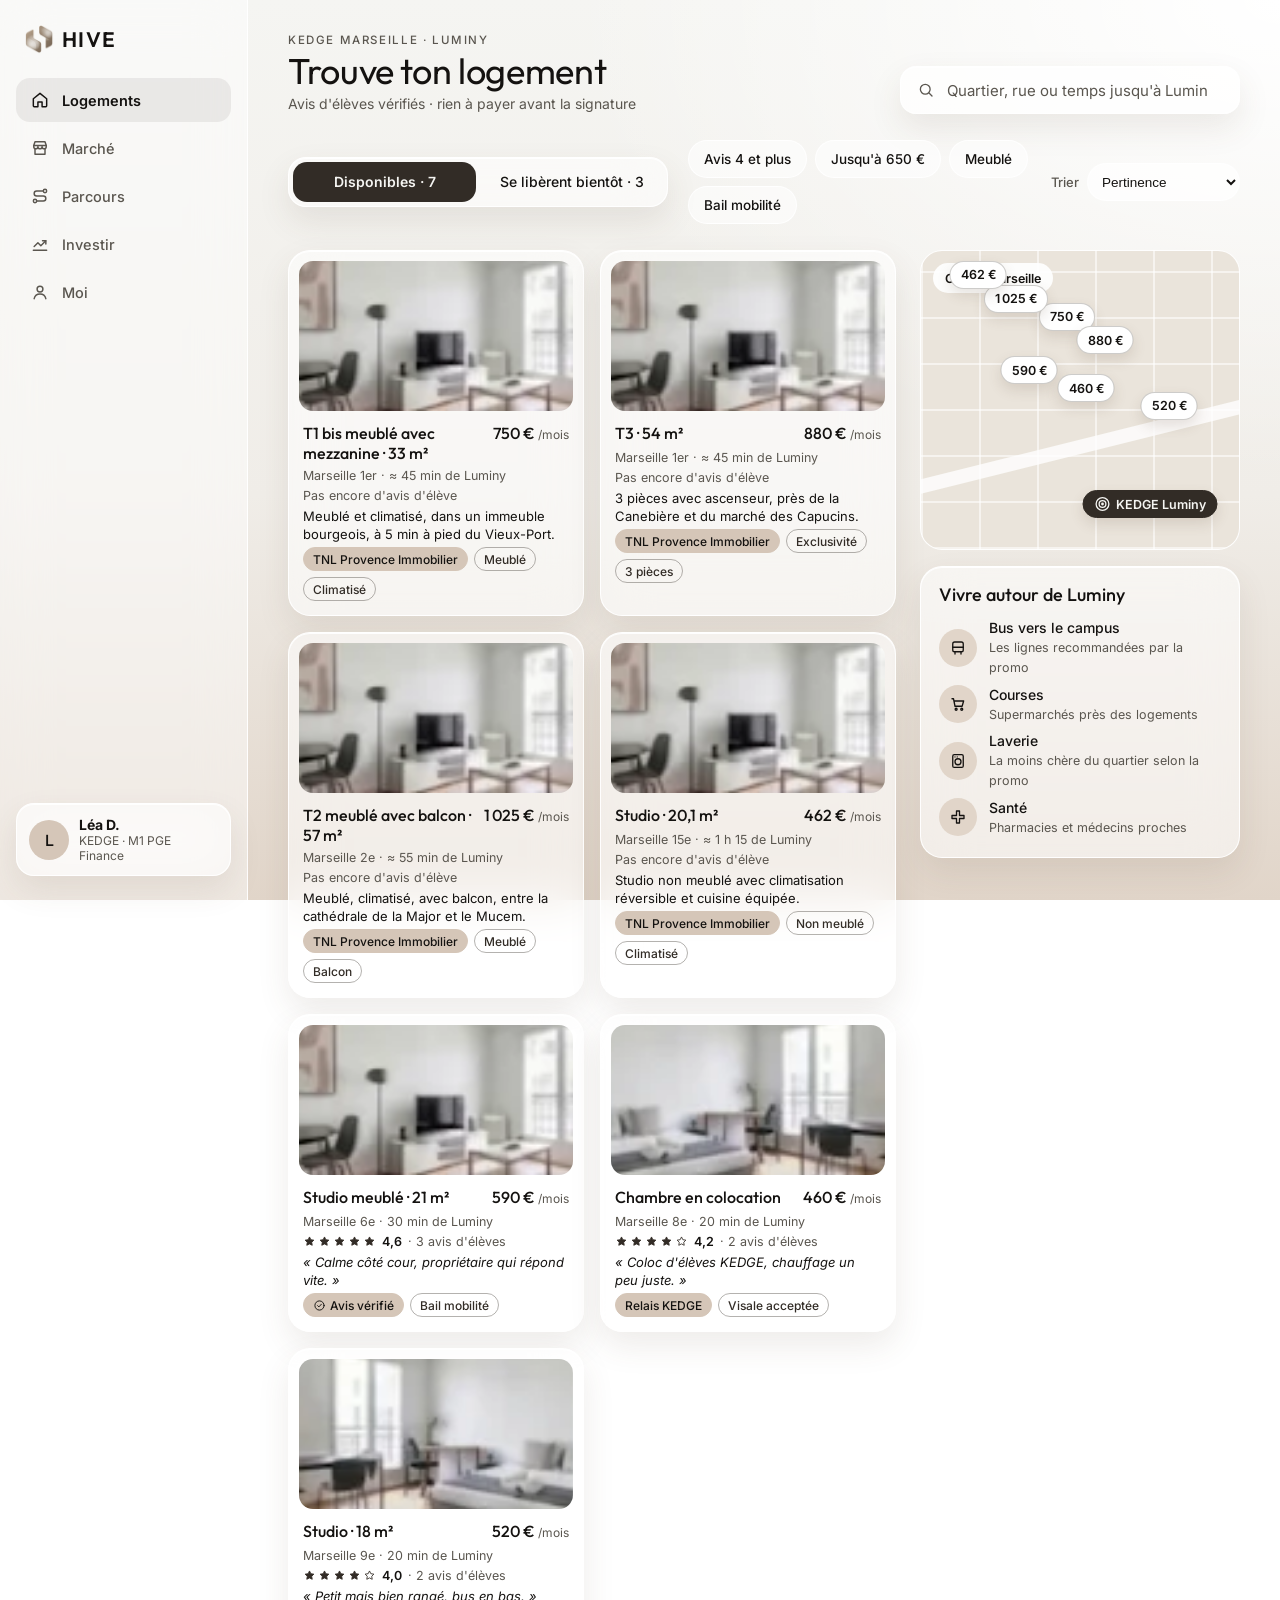
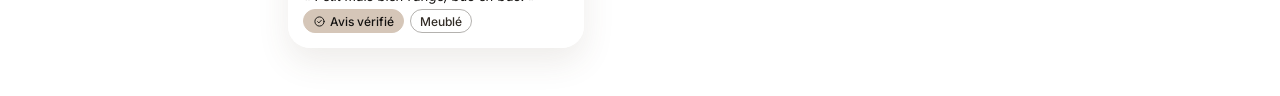
<file: index.html>
<!DOCTYPE html>
<html lang="fr">
<head>
  <meta charset="utf-8">
  <meta name="viewport" content="width=device-width, initial-scale=1">
  <meta name="robots" content="noindex, nofollow">
  <title>Logements · Hive</title>
  <meta name="description" content="Hive : logements notés par les élèves de KEDGE Marseille.">
  <link rel="icon" href="assets/img/logo.png">
  <link rel="preconnect" href="https://fonts.googleapis.com">
  <link rel="preconnect" href="https://fonts.gstatic.com" crossorigin>
  <link rel="stylesheet" href="https://fonts.googleapis.com/css2?family=Inter:wght@400;500;600&family=Outfit:wght@400;500;600&display=swap">
  <link rel="stylesheet" href="assets/css/hive.css?v=20261127b">
</head>
<body data-page="logements">
<div class="app">
  <main class="content">
    <div class="page">
      <header class="page-head">
        <div>
          <div class="eyebrow">KEDGE Marseille · Luminy</div>
          <h1>Trouve ton logement</h1>
          <p class="sub">Avis d'élèves vérifiés · rien à payer avant la signature</p>
        </div>
        <div class="page-head__actions">
          <label class="search search--narrow">
            <span class="ico" data-icon="search"></span>
            <span class="visually-hidden">Chercher un logement</span>
            <input id="recherche" type="search" placeholder="Quartier, rue ou temps jusqu'à Luminy">
          </label>
        </div>
      </header>

      <div class="toolbar">
        <div class="segmented segmented--fit glass" role="group" aria-label="Disponibilité" id="onglets">
          <button type="button" data-tab="dispo" aria-pressed="true"><span>Disponibles · <span data-count="dispo"></span></span></button>
          <button type="button" data-tab="bientot" aria-pressed="false"><span>Se libèrent bientôt · <span data-count="bientot"></span></span></button>
        </div>
        <div class="chips" role="group" aria-label="Filtres" id="filtres">
          <button type="button" class="chip" data-filter="note" aria-pressed="false">Avis 4 et plus</button>
          <button type="button" class="chip" data-filter="prix" aria-pressed="false">Jusqu'à 650 €</button>
          <button type="button" class="chip" data-filter="meuble" aria-pressed="false">Meublé</button>
          <button type="button" class="chip" data-filter="mobilite" aria-pressed="false">Bail mobilité</button>
        </div>
        <label class="sort">Trier
          <select id="tri">
            <option value="pertinence">Pertinence</option>
            <option value="prix">Prix croissant</option>
            <option value="trajet">Trajet vers Luminy</option>
          </select>
        </label>
      </div>

      <div class="cols">
        <section class="cols__main" aria-label="Liste des logements">
          <div class="listings" id="liste"></div>
        </section>

        <aside class="cols__side">
          <div class="map-wrap">
            <div class="map" aria-label="Carte des logements autour de Luminy">
              <span class="map__road" aria-hidden="true"></span>
              <span class="map__label">Carte · Marseille</span>
              <div id="pins"></div>
            </div>
          </div>

          <section class="glass card" aria-labelledby="autour-titre">
            <h2 id="autour-titre">Vivre autour de Luminy</h2>
            <div class="around">
              <div class="around__item"><span class="bubble"><span class="ico" data-icon="bus"></span></span><span><strong>Bus vers le campus</strong><span class="muted">Les lignes recommandées par la promo</span></span></div>
              <div class="around__item"><span class="bubble"><span class="ico" data-icon="cart"></span></span><span><strong>Courses</strong><span class="muted">Supermarchés près des logements</span></span></div>
              <div class="around__item"><span class="bubble"><span class="ico" data-icon="wash"></span></span><span><strong>Laverie</strong><span class="muted">La moins chère du quartier selon la promo</span></span></div>
              <div class="around__item"><span class="bubble"><span class="ico" data-icon="cross"></span></span><span><strong>Santé</strong><span class="muted">Pharmacies et médecins proches</span></span></div>
            </div>
          </section>
        </aside>
      </div>
    </div>
  </main>
</div>
<script src="assets/js/data.js?v=20261127b"></script>
<script src="assets/js/app.js?v=20261127b"></script>
</body>
</html>
</file>
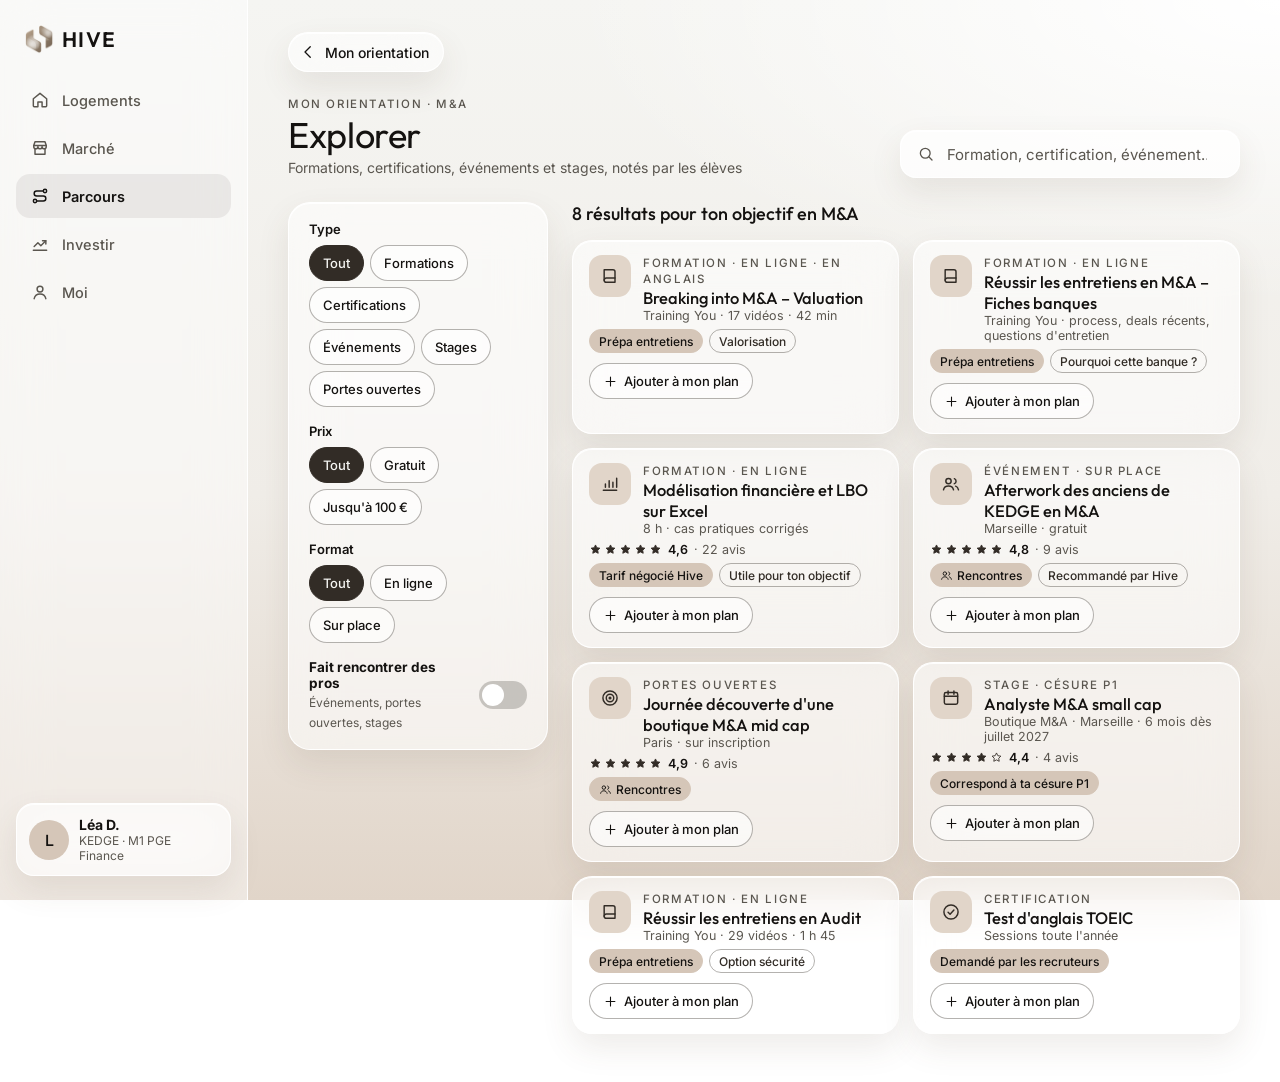
<file: explorer.html>
<!DOCTYPE html>
<html lang="fr">
<head>
  <meta charset="utf-8">
  <meta name="viewport" content="width=device-width, initial-scale=1">
  <meta name="robots" content="noindex, nofollow">
  <title>Explorer · Hive</title>
  <link rel="icon" href="assets/img/logo.png">
  <link rel="preconnect" href="https://fonts.googleapis.com">
  <link rel="preconnect" href="https://fonts.gstatic.com" crossorigin>
  <link rel="stylesheet" href="https://fonts.googleapis.com/css2?family=Inter:wght@400;500;600&family=Outfit:wght@400;500;600&display=swap">
  <link rel="stylesheet" href="assets/css/hive.css?v=20261127b">
</head>
<body data-page="explorer">
<div class="app">
  <main class="content">
    <div class="page">
      <a class="back glass" href="parcours.html"><span class="ico" data-icon="back"></span>Mon orientation</a>

      <header class="page-head">
        <div>
          <div class="eyebrow" id="eyebrow-metier">Mon orientation</div>
          <h1>Explorer</h1>
          <p class="sub">Formations, certifications, événements et stages, notés par les élèves</p>
        </div>
        <div class="page-head__actions">
          <label class="search search--narrow">
            <span class="ico" data-icon="search"></span>
            <span class="visually-hidden">Chercher dans le catalogue</span>
            <input id="recherche" type="search" placeholder="Formation, certification, événement…">
          </label>
          <button type="button" class="btn btn--ghost filters-toggle" aria-expanded="false" aria-controls="filtres">
            <span class="ico" data-icon="filter"></span>Filtres
          </button>
        </div>
      </header>

      <div class="cols">
        <aside class="filters glass" id="filtres" aria-label="Filtres">
          <fieldset>
            <legend>Type</legend>
            <div class="pills">
              <button type="button" class="pill-btn" data-group="type" data-value="Tout" aria-pressed="true">Tout</button>
              <button type="button" class="pill-btn" data-group="type" data-value="Formations" aria-pressed="false">Formations</button>
              <button type="button" class="pill-btn" data-group="type" data-value="Certifications" aria-pressed="false">Certifications</button>
              <button type="button" class="pill-btn" data-group="type" data-value="Événements" aria-pressed="false">Événements</button>
              <button type="button" class="pill-btn" data-group="type" data-value="Stages" aria-pressed="false">Stages</button>
              <button type="button" class="pill-btn" data-group="type" data-value="Portes ouvertes" aria-pressed="false">Portes ouvertes</button>
            </div>
          </fieldset>
          <fieldset>
            <legend>Prix</legend>
            <div class="pills">
              <button type="button" class="pill-btn" data-group="prix" data-value="Tout" aria-pressed="true">Tout</button>
              <button type="button" class="pill-btn" data-group="prix" data-value="Gratuit" aria-pressed="false">Gratuit</button>
              <button type="button" class="pill-btn" data-group="prix" data-value="Jusqu'à 100 €" aria-pressed="false">Jusqu'à 100 €</button>
            </div>
          </fieldset>
          <fieldset>
            <legend>Format</legend>
            <div class="pills">
              <button type="button" class="pill-btn" data-group="format" data-value="Tout" aria-pressed="true">Tout</button>
              <button type="button" class="pill-btn" data-group="format" data-value="En ligne" aria-pressed="false">En ligne</button>
              <button type="button" class="pill-btn" data-group="format" data-value="Sur place" aria-pressed="false">Sur place</button>
            </div>
          </fieldset>
          <div class="switch-row">
            <span><strong id="rencontres-label">Fait rencontrer des pros</strong><span class="muted">Événements, portes ouvertes, stages</span></span>
            <button type="button" class="switch" role="switch" aria-checked="false" aria-labelledby="rencontres-label" data-rencontres></button>
          </div>
        </aside>

        <section class="results" aria-labelledby="nb">
          <h2 id="nb"></h2>
          <div class="results__grid" id="resultats"></div>
        </section>
      </div>
    </div>
  </main>
</div>
<script src="assets/js/data.js?v=20261127b"></script>
<script src="assets/js/app.js?v=20261127b"></script>
</body>
</html>
</file>
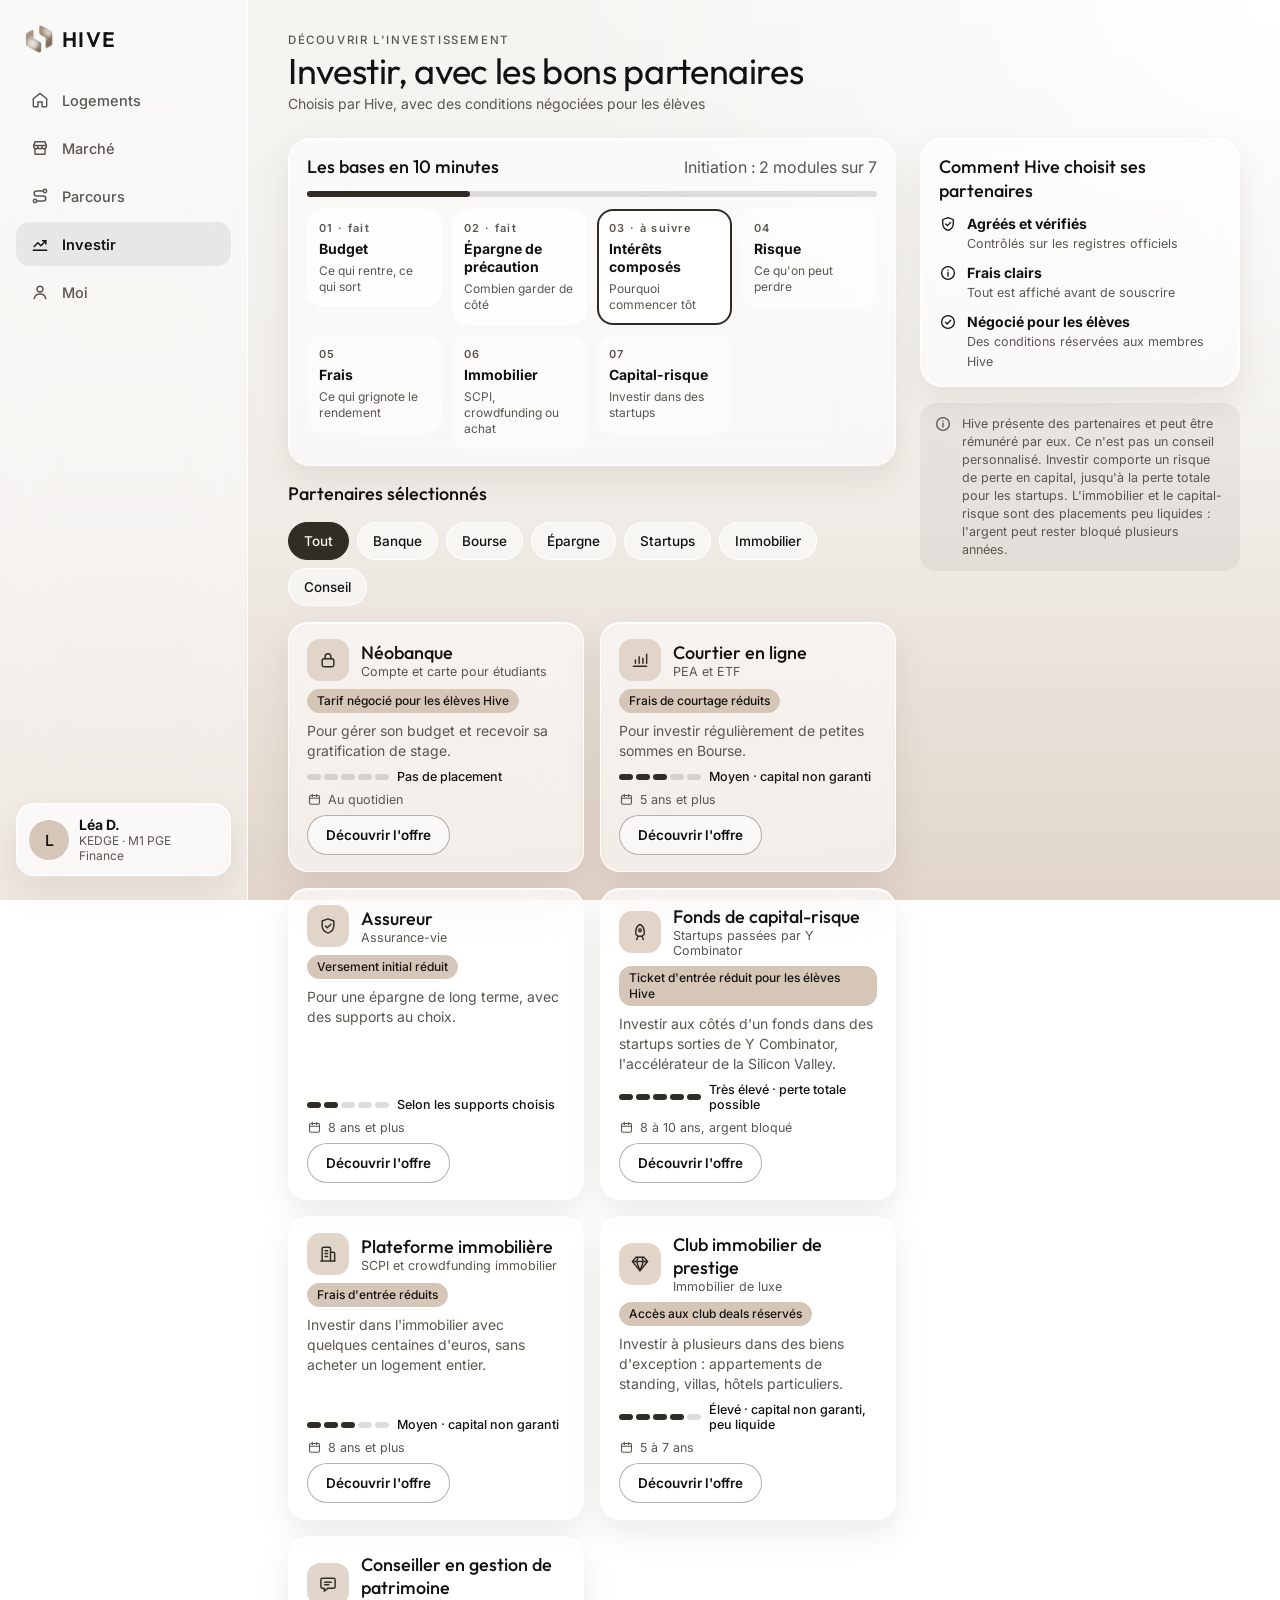
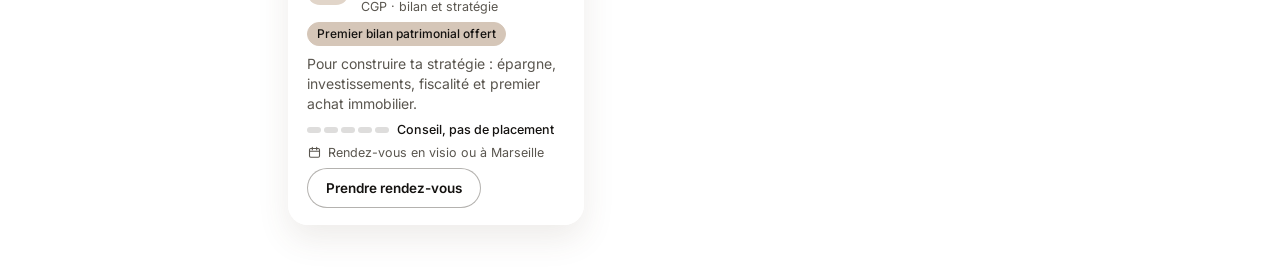
<file: investir.html>
<!DOCTYPE html>
<html lang="fr">
<head>
  <meta charset="utf-8">
  <meta name="viewport" content="width=device-width, initial-scale=1">
  <meta name="robots" content="noindex, nofollow">
  <title>Investir · Hive</title>
  <link rel="icon" href="assets/img/logo.png">
  <link rel="preconnect" href="https://fonts.googleapis.com">
  <link rel="preconnect" href="https://fonts.gstatic.com" crossorigin>
  <link rel="stylesheet" href="https://fonts.googleapis.com/css2?family=Inter:wght@400;500;600&family=Outfit:wght@400;500;600&display=swap">
  <link rel="stylesheet" href="assets/css/hive.css?v=20261127b">
</head>
<body data-page="investir">
<div class="app">
  <main class="content">
    <div class="page">
      <header class="page-head">
        <div>
          <div class="eyebrow">Découvrir l'investissement</div>
          <h1>Investir, avec les bons partenaires</h1>
          <p class="sub">Choisis par Hive, avec des conditions négociées pour les élèves</p>
        </div>
      </header>

      <div class="cols">
        <div class="cols__main">
          <section class="glass card" aria-labelledby="bases-titre">
            <div class="section-head"><h2 id="bases-titre">Les bases en 10 minutes</h2><span class="muted" id="progression"></span></div>
            <div class="progress" id="barre" role="progressbar" aria-label="Progression de l'initiation" aria-valuemin="0" aria-valuemax="7"><div></div></div>
            <ol class="modules" id="modules"></ol>
          </section>

          <div class="section-head"><h2>Partenaires sélectionnés</h2></div>
          <div class="chips" role="group" aria-label="Types de placement" id="familles"></div>
          <div class="partners" id="partenaires"></div>
        </div>

        <aside class="cols__side">
          <section class="glass card" aria-labelledby="criteres-titre">
            <h2 id="criteres-titre">Comment Hive choisit ses partenaires</h2>
            <div class="criteria">
              <div class="criterion"><span class="ico" data-icon="shield"></span><span><strong>Agréés et vérifiés</strong><span class="muted">Contrôlés sur les registres officiels</span></span></div>
              <div class="criterion"><span class="ico" data-icon="info"></span><span><strong>Frais clairs</strong><span class="muted">Tout est affiché avant de souscrire</span></span></div>
              <div class="criterion"><span class="ico" data-icon="check"></span><span><strong>Négocié pour les élèves</strong><span class="muted">Des conditions réservées aux membres Hive</span></span></div>
            </div>
          </section>

          <p class="note"><span class="ico" data-icon="info"></span><span>Hive présente des partenaires et peut être rémunéré par eux. Ce n'est pas un conseil personnalisé. Investir comporte un risque de perte en capital, jusqu'à la perte totale pour les startups. L'immobilier et le capital-risque sont des placements peu liquides : l'argent peut rester bloqué plusieurs années.</span></p>
        </aside>
      </div>
    </div>
  </main>
</div>
<script src="assets/js/data.js?v=20261127b"></script>
<script src="assets/js/app.js?v=20261127b"></script>
</body>
</html>
</file>
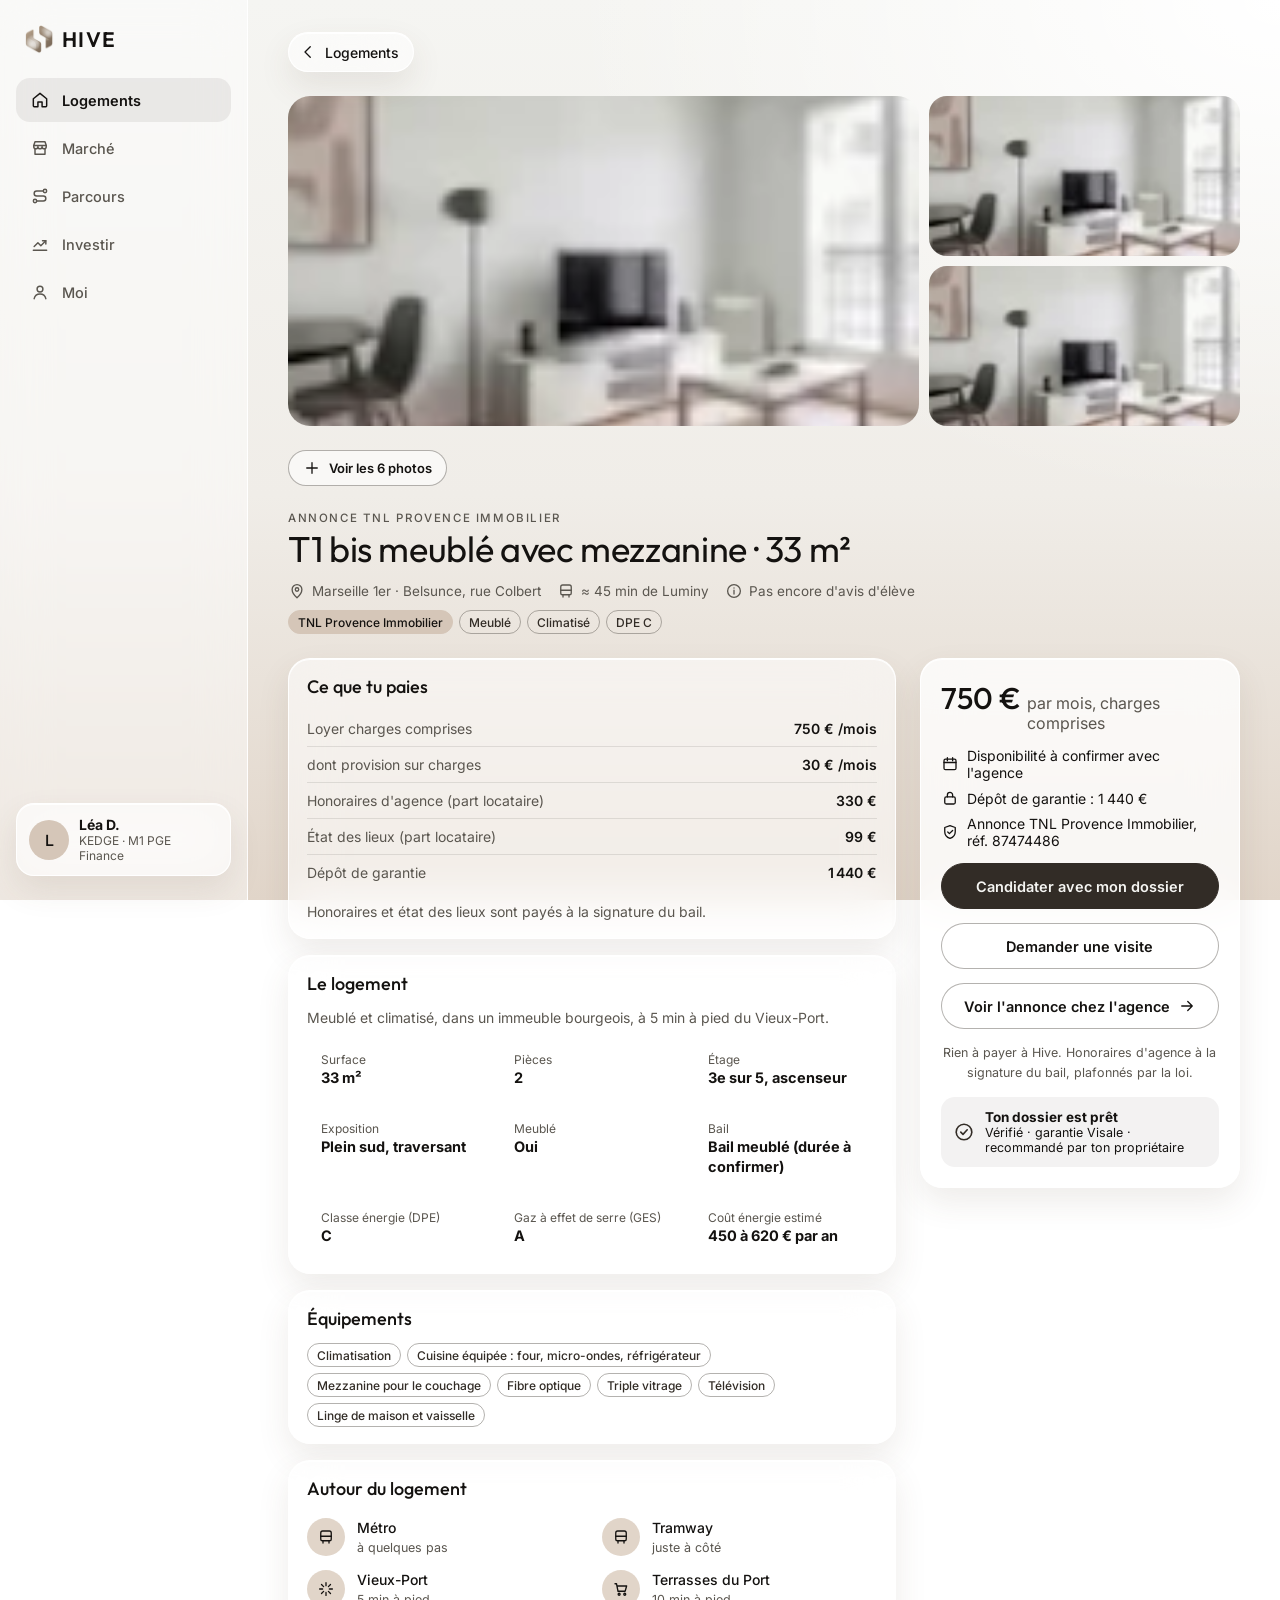
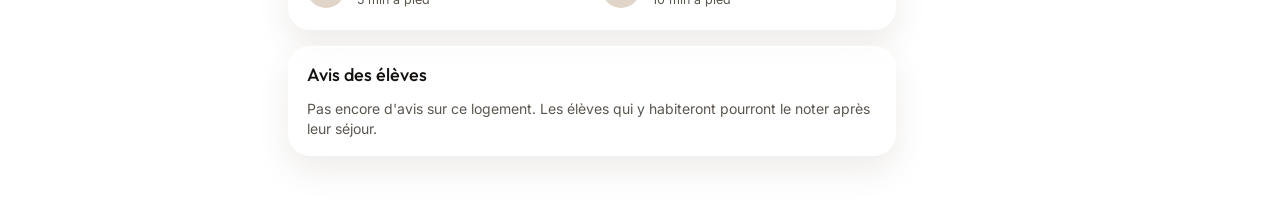
<file: logement.html>
<!DOCTYPE html>
<html lang="fr">
<head>
  <meta charset="utf-8">
  <meta name="viewport" content="width=device-width, initial-scale=1">
  <meta name="robots" content="noindex, nofollow">
  <title>Logement · Hive</title>
  <link rel="icon" href="assets/img/logo.png">
  <link rel="preconnect" href="https://fonts.googleapis.com">
  <link rel="preconnect" href="https://fonts.gstatic.com" crossorigin>
  <link rel="stylesheet" href="https://fonts.googleapis.com/css2?family=Inter:wght@400;500;600&family=Outfit:wght@400;500;600&display=swap">
  <link rel="stylesheet" href="assets/css/hive.css?v=20261127b">
</head>
<body data-page="logement">
<div class="app">
  <main class="content">
    <div class="page" id="fiche"></div>
  </main>
</div>
<script src="assets/js/data.js?v=20261127b"></script>
<script src="assets/js/app.js?v=20261127b"></script>
</body>
</html>
</file>
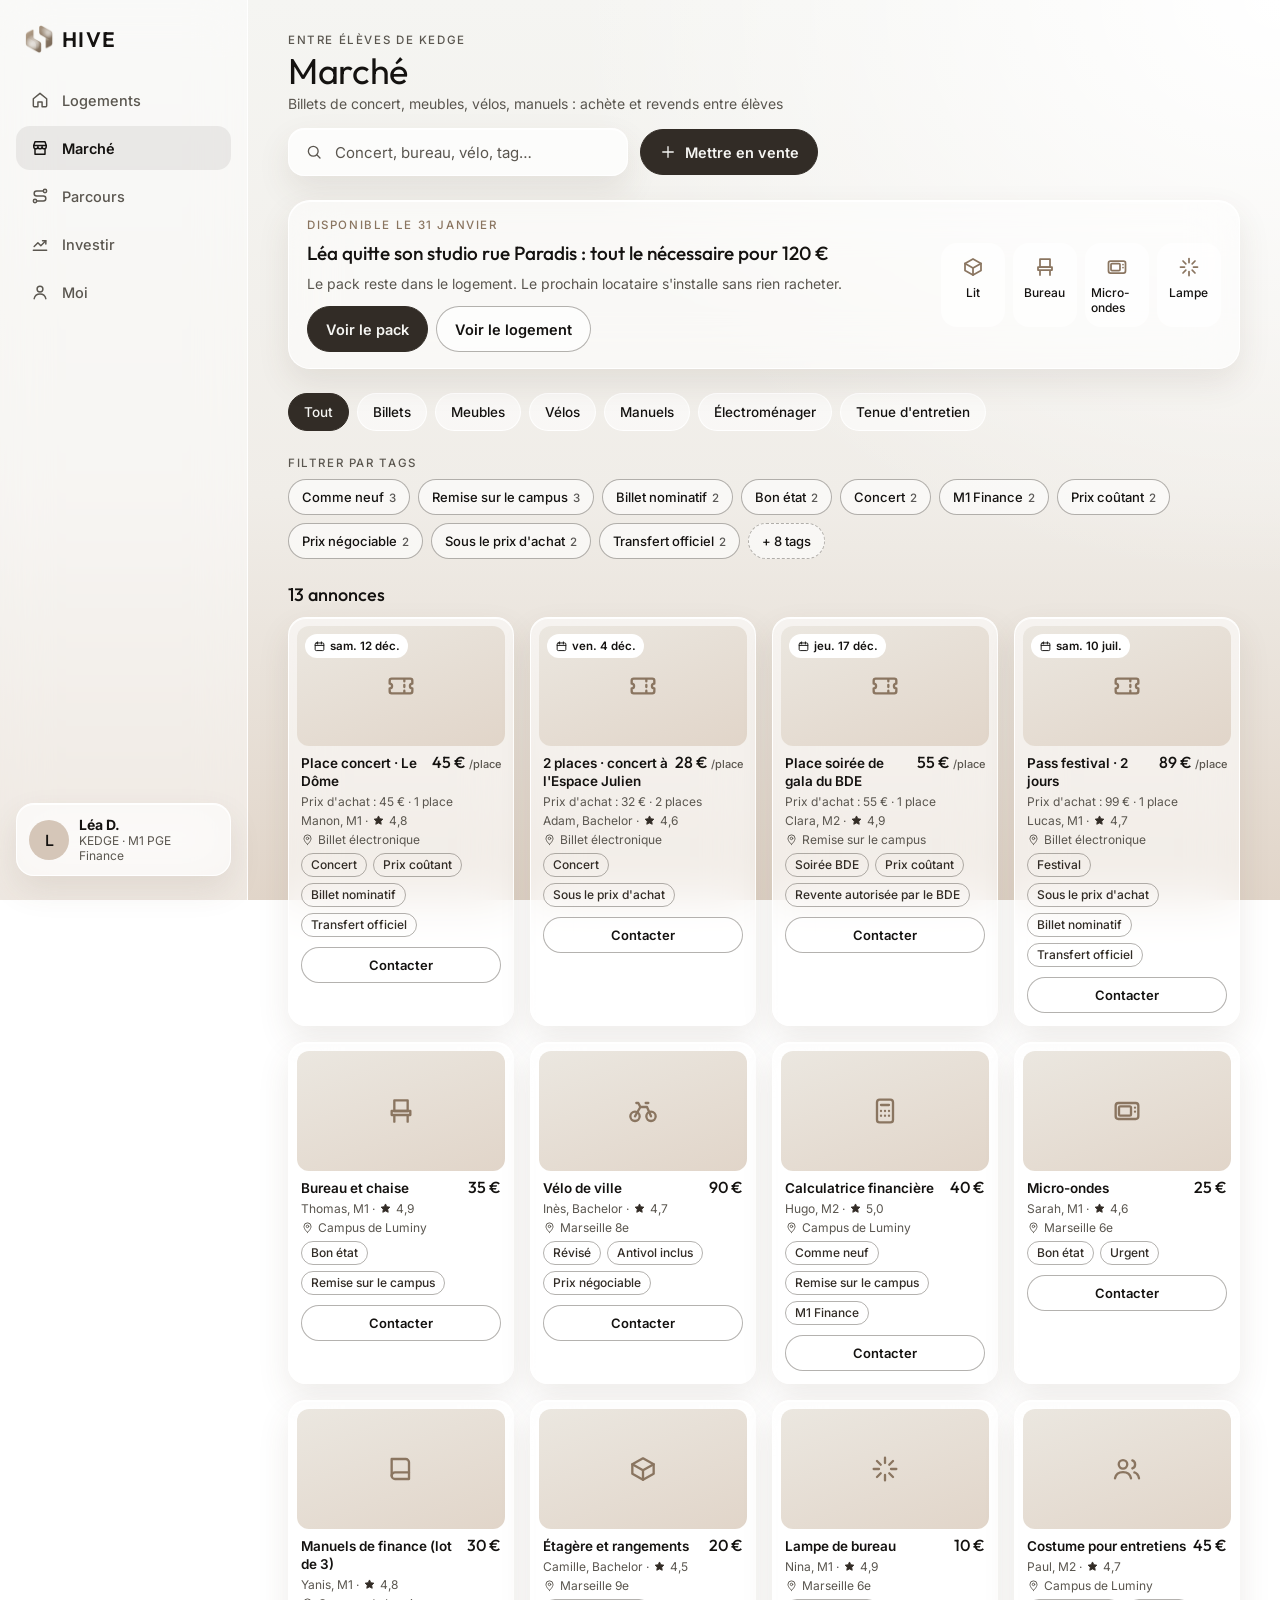
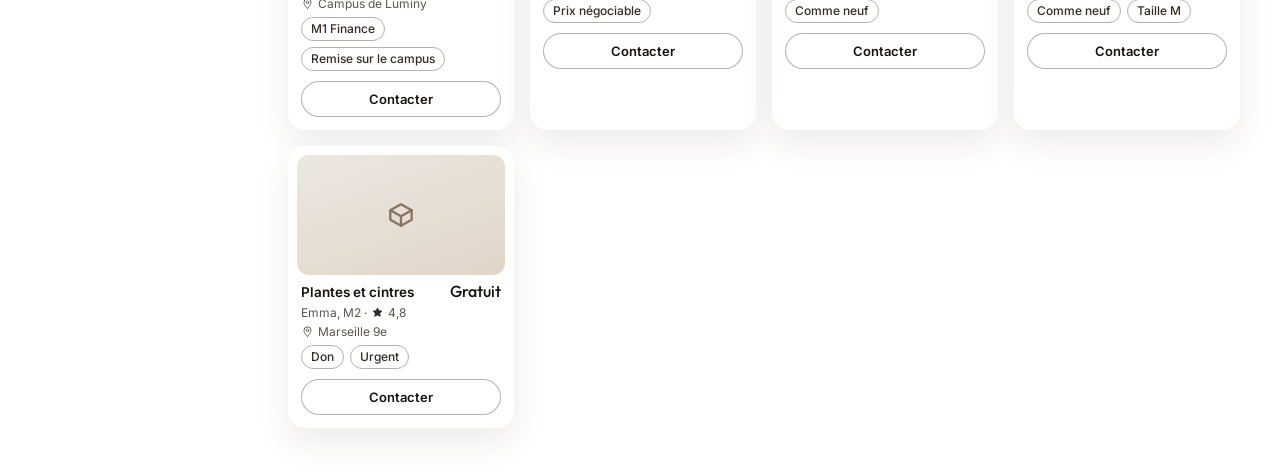
<file: marche.html>
<!DOCTYPE html>
<html lang="fr">
<head>
  <meta charset="utf-8">
  <meta name="viewport" content="width=device-width, initial-scale=1">
  <meta name="robots" content="noindex, nofollow">
  <title>Marché · Hive</title>
  <link rel="icon" href="assets/img/logo.png">
  <link rel="preconnect" href="https://fonts.googleapis.com">
  <link rel="preconnect" href="https://fonts.gstatic.com" crossorigin>
  <link rel="stylesheet" href="https://fonts.googleapis.com/css2?family=Inter:wght@400;500;600&family=Outfit:wght@400;500;600&display=swap">
  <link rel="stylesheet" href="assets/css/hive.css?v=20261127b">
</head>
<body data-page="marche">
<div class="app">
  <main class="content">
    <div class="page">
      <header class="page-head">
        <div>
          <div class="eyebrow">Entre élèves de KEDGE</div>
          <h1>Marché</h1>
          <p class="sub">Billets de concert, meubles, vélos, manuels : achète et revends entre élèves</p>
        </div>
        <div class="page-head__actions">
          <label class="search search--narrow">
            <span class="ico" data-icon="search"></span>
            <span class="visually-hidden">Chercher un objet</span>
            <input id="recherche" type="search" placeholder="Concert, bureau, vélo, tag…">
          </label>
          <button type="button" class="btn" data-sell-open aria-expanded="false" aria-controls="vendre">
            <span class="ico" data-icon="plus"></span>Mettre en vente
          </button>
        </div>
      </header>

      <section class="glass card" id="vendre" hidden aria-labelledby="vendre-titre">
        <div class="section-head"><h2 id="vendre-titre">Mettre en vente</h2><span class="muted">Visible par les élèves de KEDGE</span></div>
        <form id="form-vente">
          <div class="form-grid">
            <label class="field-l">Catégorie<select name="categorie" id="cat-vente"></select></label>
            <label class="field-l">Titre de l'annonce<input name="nom" required maxlength="60"></label>
            <label class="field-l" id="label-prix">Prix (€)<input name="prix" type="number" min="0" step="1" inputmode="numeric" required></label>
          </div>
          <fieldset id="champs-billet" class="stack" hidden>
            <legend>Ton billet</legend>
            <div class="form-grid">
              <label class="field-l">Date de l'événement<input name="date" type="date"></label>
              <label class="field-l">Prix d'achat par place (€)<input name="prixAchat" type="number" min="0" step="1" inputmode="numeric"></label>
              <label class="field-l">Nombre de places<select name="places"><option value="1">1</option><option value="2">2</option></select></label>
            </div>
            <label class="check-line check-line--light"><input type="checkbox" name="nominatif"><span>Billet nominatif : je le transfère par la billetterie officielle de l'organisateur.</span></label>
            <label class="check-line check-line--light"><input type="checkbox" name="engagement"><span>Je ne peux plus y aller et je revends au prix d'achat maximum.</span></label>
          </fieldset>
          <fieldset class="stack">
            <legend>Tags</legend>
            <div class="pills" id="tags-vente"></div>
            <div class="tag-add">
              <input name="tagLibre" maxlength="30" placeholder="Ajouter un tag (ex. Taille M)" aria-label="Nouveau tag">
              <button type="button" class="btn btn--ghost btn--sm" data-tag-add>Ajouter</button>
            </div>
          </fieldset>
          <p class="form-error" id="erreur-vente" role="alert"></p>
          <div class="pack__actions">
            <button type="submit" class="btn">Publier l'annonce</button>
            <button type="button" class="btn btn--ghost" data-sell-close>Annuler</button>
          </div>
        </form>
      </section>

      <section class="pack glass" aria-labelledby="pack-titre">
        <div class="pack__text">
          <div class="eyebrow eyebrow--bronze">Disponible le 31 janvier</div>
          <h2 class="pack__title" id="pack-titre">Léa quitte son studio rue Paradis : tout le nécessaire pour 120 €</h2>
          <p class="sub">Le pack reste dans le logement. Le prochain locataire s'installe sans rien racheter.</p>
          <div class="pack__actions">
            <button type="button" class="btn" data-toast="Pack réservé pour toi pendant 48 h. Léa te contacte.">Voir le pack</button>
            <a class="btn btn--ghost" href="logement.html?id=paradis">Voir le logement</a>
          </div>
        </div>
        <div class="pack__items" id="pack-items"></div>
      </section>

      <div class="chips" role="group" aria-label="Catégories" id="categories"></div>

      <div class="tagbar">
        <span class="eyebrow">Filtrer par tags</span>
        <div class="chips chips--tags" role="group" aria-label="Tags" id="tags"></div>
      </div>

      <p class="note" id="note-billets" hidden><span class="ico" data-icon="ticket"></span><span>Billets : revente occasionnelle entre élèves, au prix d'achat maximum, 2 annonces au plus par élève. Un billet nominatif passe uniquement par le transfert officiel de l'organisateur. L'annonce disparaît après l'événement.</span></p>

      <section aria-labelledby="nb-annonces" class="stack">
        <h2 id="nb-annonces"></h2>
        <div class="items" id="objets"></div>
      </section>
    </div>
  </main>
</div>
<script src="assets/js/data.js?v=20261127b"></script>
<script src="assets/js/app.js?v=20261127b"></script>
</body>
</html>
</file>
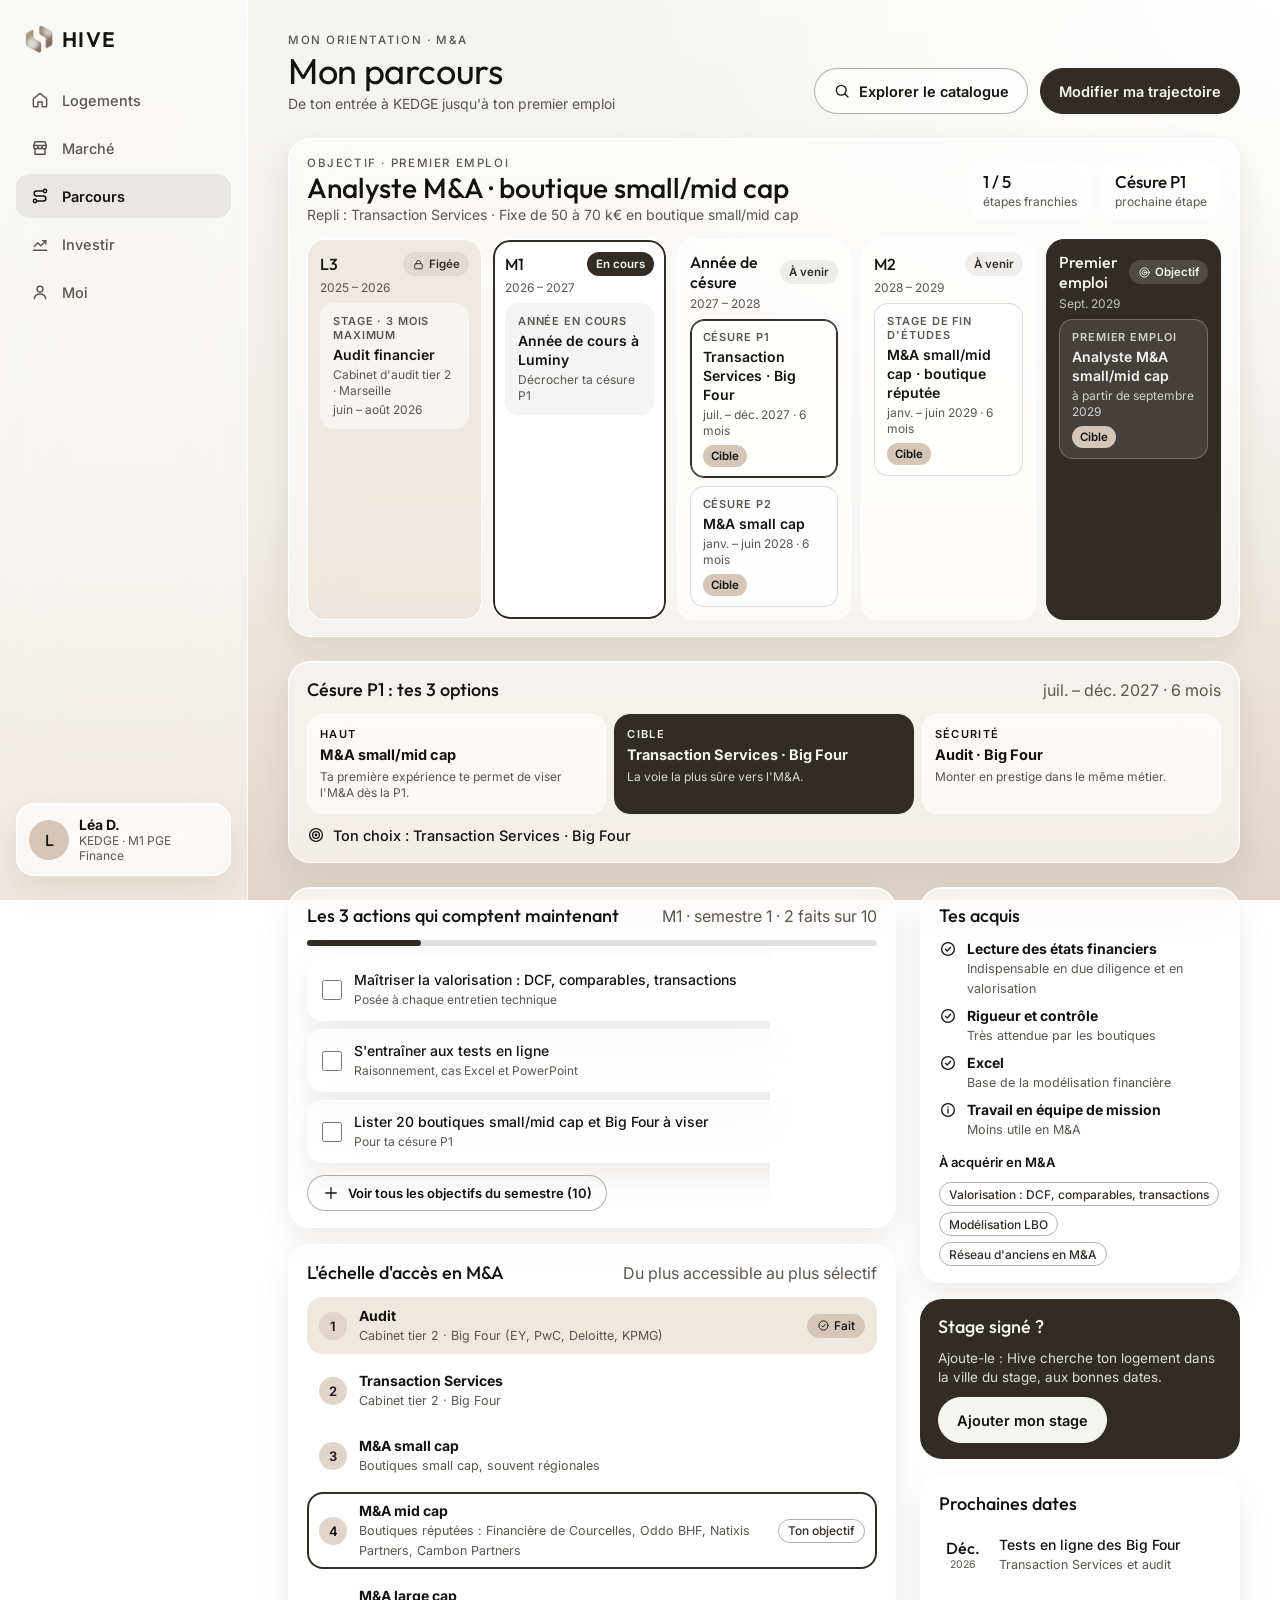
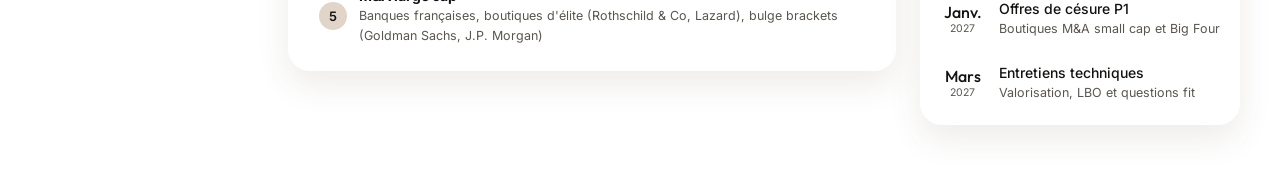
<file: parcours.html>
<!DOCTYPE html>
<html lang="fr">
<head>
  <meta charset="utf-8">
  <meta name="viewport" content="width=device-width, initial-scale=1">
  <meta name="robots" content="noindex, nofollow">
  <title>Mon parcours · Hive</title>
  <link rel="icon" href="assets/img/logo.png">
  <link rel="preconnect" href="https://fonts.googleapis.com">
  <link rel="preconnect" href="https://fonts.gstatic.com" crossorigin>
  <link rel="stylesheet" href="https://fonts.googleapis.com/css2?family=Inter:wght@400;500;600&family=Outfit:wght@400;500;600&display=swap">
  <link rel="stylesheet" href="assets/css/hive.css?v=20261127b">
</head>
<body data-page="parcours">
<div class="app">
  <main class="content">
    <div class="page">
      <header class="page-head">
        <div>
          <div class="eyebrow" id="eyebrow-metier">Mon orientation</div>
          <h1>Mon parcours</h1>
          <p class="sub">De ton entrée à KEDGE jusqu'à ton premier emploi</p>
        </div>
        <div class="page-head__actions">
          <a class="btn btn--ghost" href="explorer.html"><span class="ico" data-icon="search"></span>Explorer le catalogue</a>
          <button type="button" class="btn" data-traj-open aria-expanded="false" aria-controls="trajectoire">Modifier ma trajectoire</button>
        </div>
      </header>

      <section class="glass card" id="trajectoire" hidden aria-labelledby="trajectoire-titre">
        <h2 id="trajectoire-titre">Modifier ma trajectoire</h2>
        <div class="form-grid">
          <label class="field-l">Métier visé
            <select id="choix-metier">
              <option value="ma">M&amp;A</option>
              <option value="trading">Trading</option>
            </select>
          </label>
          <label class="field-l">Entrée à KEDGE
            <select id="choix-entree">
              <option value="L3">En L3</option>
              <option value="M1">En M1</option>
            </select>
          </label>
        </div>
        <p class="sub">Tes années terminées restent figées. Ton parcours est recalculé à partir de l'année en cours, en gardant tes acquis.</p>
        <div class="pack__actions">
          <button type="button" class="btn" data-recalc>Recalculer mon parcours</button>
          <button type="button" class="btn btn--ghost" data-traj-close>Annuler</button>
        </div>
      </section>

      <section class="goal glass" aria-labelledby="metier">
        <div class="goal__top">
          <div>
            <div class="eyebrow">Objectif · premier emploi</div>
            <div class="goal__title" id="metier"></div>
            <p class="sub" id="detail"></p>
          </div>
          <div class="stats" id="stats"></div>
        </div>
        <div class="years" id="annees"></div>
      </section>

      <section class="glass card" id="options" aria-live="polite"></section>

      <div class="cols">
        <div class="cols__main">
          <section class="card glass" aria-labelledby="actions-titre">
            <div class="section-head"><h2 id="actions-titre">Les 3 actions qui comptent maintenant</h2><span class="muted" id="semestre"></span></div>
            <div class="progress" id="semestre-barre" role="progressbar" aria-label="Objectifs du semestre faits" aria-valuemin="0"><div></div></div>
            <div class="actions" id="actions" aria-live="polite"></div>
            <div class="actions" id="objectifs" hidden></div>
            <button type="button" class="btn btn--ghost btn--sm objectifs-btn" id="voir-objectifs" aria-expanded="false" aria-controls="objectifs">Voir tous les objectifs du semestre</button>
          </section>

          <section class="glass card" aria-labelledby="echelle-titre">
            <div class="section-head"><h2 id="echelle-titre">L'échelle d'accès</h2><span class="muted">Du plus accessible au plus sélectif</span></div>
            <ol class="ladder" id="echelle"></ol>
          </section>
        </div>

        <aside class="cols__side">
          <section class="glass card" id="acquis"></section>

          <section class="dark" id="stage" aria-live="polite"></section>

          <section class="glass card" aria-labelledby="dates-titre">
            <h2 id="dates-titre">Prochaines dates</h2>
            <div class="dates" id="dates"></div>
          </section>
        </aside>
      </div>
    </div>
  </main>
</div>
<script src="assets/js/data.js?v=20261127b"></script>
<script src="assets/js/app.js?v=20261127b"></script>
</body>
</html>
</file>
<file: assets/css/hive.css>
/* Hive — charte V2, thème clair. Mobile d'abord, barre latérale à partir de 1024 px. */
:root {
  --encre: #141210;
  --galet: #5A564F;
  --moka: #322C26;
  --taupe: #D5C6B8;
  --ivoire: #F5F5F2;
  --pierre: #F0EDE8;
  --grege: #E1D5C9;
  --bronze: #8A7560;
  --trait: rgba(90, 86, 79, 0.45);
  --glass: rgba(255, 255, 255, 0.55);
  --glass-bord: rgba(255, 255, 255, 0.95);
  --ombre: inset 0 1px 0 rgba(255, 255, 255, 0.9), 0 14px 32px rgba(90, 70, 50, 0.10);
  --rayon: 22px;
  --titre: "Outfit", "Inter", system-ui, sans-serif;
  --texte: "Inter", system-ui, -apple-system, "Segoe UI", sans-serif;
}

* { box-sizing: border-box; }
html { -webkit-text-size-adjust: 100%; }
body {
  margin: 0;
  min-height: 100vh;
  font-family: var(--texte);
  color: var(--encre);
  background:
    radial-gradient(80% 40% at 100% 0%, #FFFFFF 0%, rgba(255, 255, 255, 0) 70%),
    linear-gradient(180deg, var(--ivoire) 0%, var(--pierre) 55%, var(--grege) 100%) fixed;
}
a { color: var(--encre); }
img { max-width: 100%; display: block; }
button, input, textarea { font: inherit; color: inherit; }
:focus-visible { outline: 2px solid var(--moka); outline-offset: 2px; }
[hidden] { display: none !important; }
.visually-hidden { position: absolute; width: 1px; height: 1px; overflow: hidden; clip: rect(0 0 0 0); white-space: nowrap; }

/* ---------- Mise en page ---------- */
.app { display: flex; min-height: 100vh; }
.sidebar { display: none; }
.content { flex: 1; min-width: 0; padding: 16px 20px 120px; }
.page { max-width: 1120px; margin: 0 auto; display: flex; flex-direction: column; gap: 16px; }

.topbar { display: flex; align-items: center; justify-content: space-between; height: 44px; }
.brand { display: flex; align-items: center; gap: 8px; text-decoration: none; }
.brand img { width: 30px; height: 30px; }
.brand span { font-family: var(--titre); font-size: 21px; font-weight: 600; letter-spacing: 0.06em; }

.page-head { display: flex; flex-wrap: wrap; align-items: flex-end; justify-content: space-between; gap: 14px 24px; }
.page-head__actions { display: flex; flex-wrap: wrap; align-items: center; gap: 12px; }
.eyebrow { font-size: 11.5px; line-height: 16px; font-weight: 500; letter-spacing: 0.14em; text-transform: uppercase; color: var(--galet); }
.eyebrow--bronze { color: var(--bronze); }
h1 { margin: 2px 0; font-family: var(--titre); font-size: 30px; line-height: 36px; font-weight: 400; letter-spacing: -0.01em; }
h2 { margin: 0; font-family: var(--titre); font-size: 18px; line-height: 24px; font-weight: 500; }
.sub { margin: 0; font-size: 14px; line-height: 20px; color: var(--galet); }
.muted { color: var(--galet); }
.section-head { display: flex; align-items: baseline; justify-content: space-between; gap: 12px; }
.section-head a { font-size: 13px; font-weight: 500; text-underline-offset: 3px; }

.cols { display: flex; flex-wrap: wrap; gap: 24px; align-items: flex-start; }
.cols__main { flex: 999 1 520px; min-width: 0; display: flex; flex-direction: column; gap: 16px; }
.cols__side { flex: 1 1 320px; min-width: 0; display: flex; flex-direction: column; gap: 16px; }

/* ---------- Surfaces ---------- */
.glass {
  background: var(--glass);
  border: 1px solid var(--glass-bord);
  box-shadow: var(--ombre);
  -webkit-backdrop-filter: blur(24px);
  backdrop-filter: blur(24px);
  border-radius: var(--rayon);
}
.card { padding: 16px 18px; display: flex; flex-direction: column; gap: 12px; }
.note { display: flex; gap: 10px; align-items: flex-start; margin: 0; padding: 12px 14px; border-radius: 16px; background: rgba(50, 44, 38, 0.06); font-size: 12.5px; line-height: 18px; color: var(--galet); }
.dark { background: var(--moka); color: var(--ivoire); border-radius: var(--rayon); padding: 16px 18px; display: flex; flex-direction: column; gap: 10px; }
.dark p { margin: 0; font-size: 13.5px; line-height: 19px; color: rgba(245, 245, 242, 0.88); }

/* ---------- Icônes ---------- */
.ico svg { display: block; width: 18px; height: 18px; flex: none; }
.ico { display: inline-flex; flex: none; }
.ico--lg svg { width: 22px; height: 22px; }

/* ---------- Boutons et contrôles ---------- */
.btn {
  display: inline-flex; align-items: center; justify-content: center; gap: 8px;
  min-height: 46px; padding: 0 18px; border-radius: 23px;
  font-size: 14.5px; font-weight: 600; text-decoration: none; cursor: pointer;
  border: 1px solid var(--moka); background: var(--moka); color: var(--ivoire);
}
.btn--ghost { background: rgba(255, 255, 255, 0.6); color: var(--encre); border-color: var(--trait); }
.btn--light { background: var(--ivoire); color: var(--encre); border-color: var(--ivoire); }
.btn--full { width: 100%; }
.icon-btn {
  width: 44px; height: 44px; border-radius: 22px; flex: none; padding: 0; cursor: pointer;
  display: inline-flex; align-items: center; justify-content: center;
  border: 1px solid var(--glass-bord); background: var(--glass); color: var(--encre); box-shadow: var(--ombre);
  text-decoration: none;
}
.icon-btn--line { border-color: var(--trait); background: rgba(255, 255, 255, 0.7); box-shadow: none; }

.search {
  display: flex; align-items: center; gap: 10px; height: 48px; padding: 0 16px; color: var(--galet);
  background: rgba(255, 255, 255, 0.72); border: 1px solid var(--glass-bord); border-radius: 16px; box-shadow: var(--ombre);
  width: 100%;
}
.search input { flex: 1; min-width: 0; border: 0; outline: none; background: transparent; font-size: 15px; color: var(--encre); }
.search input::placeholder { color: var(--galet); opacity: 1; }
@media (min-width: 720px) { .search--narrow { width: 340px; } }

.chips { display: flex; gap: 8px; flex-wrap: nowrap; overflow-x: auto; margin: 0 -20px; padding: 2px 20px; scrollbar-width: none; }
.chips::-webkit-scrollbar { display: none; }
.chip {
  flex: none; min-height: 38px; padding: 0 15px; border-radius: 19px; cursor: pointer;
  font-size: 13.5px; font-weight: 500;
  border: 1px solid var(--glass-bord); background: rgba(255, 255, 255, 0.55); color: var(--encre);
}
.chip[aria-pressed="true"] { background: var(--moka); border-color: var(--moka); color: var(--ivoire); }

.segmented { display: grid; grid-auto-flow: column; grid-auto-columns: minmax(0, 1fr); gap: 4px; padding: 4px; border-radius: 18px; }
.segmented > * {
  min-height: 40px; border-radius: 14px; border: 0; background: transparent; cursor: pointer;
  font-size: 14px; font-weight: 500; display: flex; align-items: center; justify-content: center; text-decoration: none; padding: 0 14px;
}
.segmented > [aria-pressed="true"], .segmented > [aria-current="page"] { background: var(--moka); color: var(--ivoire); font-weight: 600; }
@media (min-width: 720px) { .segmented--fit { width: 380px; } }

.tags { display: flex; flex-wrap: wrap; gap: 6px; }
.tag {
  display: inline-flex; align-items: center; gap: 4px; height: 24px; padding: 0 9px; border-radius: 12px;
  font-size: 12px; font-weight: 500; white-space: nowrap; border: 1px solid var(--trait); color: var(--moka);
}
.tag--fill { background: var(--taupe); border-color: var(--taupe); color: var(--encre); }
.tag .ico svg { width: 13px; height: 13px; }

.stars { display: inline-flex; gap: 2px; align-items: center; }
.stars svg { width: 13px; height: 13px; }
.rating { display: flex; align-items: center; gap: 6px; font-size: 12.5px; font-weight: 600; }
.rating span.muted { font-weight: 400; }

.switch { width: 48px; height: 28px; border-radius: 14px; border: 0; padding: 0; position: relative; cursor: pointer; background: rgba(90, 86, 79, 0.3); flex: none; }
.switch::after { content: ""; position: absolute; top: 3px; left: 3px; width: 22px; height: 22px; border-radius: 11px; background: #FFF; transition: left .15s; }
.switch[aria-checked="true"] { background: var(--moka); }
.switch[aria-checked="true"]::after { left: 23px; }

/* ---------- Navigation ---------- */
.bottom-nav {
  position: fixed; left: 16px; right: 16px; bottom: 16px; z-index: 20; height: 68px;
  display: grid; grid-template-columns: repeat(5, minmax(0, 1fr)); padding: 0 6px; border-radius: 34px;
  background: rgba(255, 255, 255, 0.72); border: 1px solid var(--glass-bord);
  box-shadow: inset 0 1px 0 #FFF, 0 18px 40px rgba(90, 70, 50, 0.16);
  -webkit-backdrop-filter: blur(24px); backdrop-filter: blur(24px);
}
.bottom-nav a, .bottom-nav button {
  display: flex; flex-direction: column; align-items: center; justify-content: center; gap: 1px;
  font-size: 11px; font-weight: 500; color: var(--galet); text-decoration: none; border: 0; background: transparent; cursor: pointer;
}
.bottom-nav .pill { width: 48px; height: 30px; border-radius: 15px; display: flex; align-items: center; justify-content: center; }
.bottom-nav .pill svg { width: 22px; height: 22px; }
.bottom-nav [aria-current="page"] { color: var(--encre); font-weight: 600; }
.bottom-nav [aria-current="page"] .pill { background: rgba(50, 44, 38, 0.08); }
.fade { position: fixed; left: 0; right: 0; bottom: 0; height: 120px; z-index: 10; pointer-events: none; background: linear-gradient(180deg, rgba(225, 213, 201, 0) 0%, rgba(225, 213, 201, 0.92) 55%, var(--grege) 100%); }

@media (min-width: 1024px) {
  .sidebar {
    display: flex; flex-direction: column; gap: 24px; width: 248px; flex: none; padding: 24px 16px;
    position: sticky; top: 0; height: 100vh;
    background: rgba(255, 255, 255, 0.45); border-right: 1px solid var(--glass-bord);
    -webkit-backdrop-filter: blur(24px); backdrop-filter: blur(24px);
  }
  .sidebar .brand { padding: 0 8px; }
  .sidebar nav { display: flex; flex-direction: column; gap: 4px; }
  .sidebar nav a, .sidebar nav button {
    display: flex; align-items: center; gap: 12px; height: 44px; padding: 0 14px; border-radius: 14px;
    font-size: 14.5px; font-weight: 500; color: var(--galet); text-decoration: none; border: 0; background: transparent; cursor: pointer; text-align: left;
  }
  .sidebar nav svg { width: 20px; height: 20px; }
  .sidebar nav [aria-current="page"] { background: rgba(50, 44, 38, 0.08); color: var(--encre); font-weight: 600; }
  .profile { margin-top: auto; display: flex; align-items: center; gap: 10px; padding: 12px; }
  .avatar { width: 40px; height: 40px; border-radius: 20px; background: var(--taupe); display: flex; align-items: center; justify-content: center; font-family: var(--titre); font-size: 16px; font-weight: 500; flex: none; }
  .bottom-nav, .fade, .topbar--mobile { display: none; }
  .content { padding: 32px 40px 48px; }
  .page { gap: 24px; }
  h1 { font-size: 36px; line-height: 42px; }
  .chips { flex-wrap: wrap; overflow: visible; margin: 0; padding: 0; }
}

/* ---------- Logements ---------- */
.listings { display: grid; gap: 12px; }
.listing {
  display: flex; gap: 12px; padding: 10px; text-decoration: none; color: var(--encre);
}
.listing img { width: 92px; height: 92px; border-radius: 14px; object-fit: cover; flex: none; }
.listing__body { flex: 1; min-width: 0; display: flex; flex-direction: column; gap: 4px; }
.listing__row { display: flex; justify-content: space-between; align-items: baseline; gap: 8px; }
.listing__title, .price { font-family: var(--titre); font-size: 16px; line-height: 20px; font-weight: 500; }
.price { white-space: nowrap; }
.price small { font-family: var(--texte); font-size: 12px; font-weight: 400; color: var(--galet); }
.listing__place { font-size: 12.5px; line-height: 17px; color: var(--galet); }
.quote { font-size: 13px; line-height: 18px; font-style: italic; margin: 0; }
.when { display: inline-flex; align-items: center; gap: 5px; font-size: 12.5px; font-weight: 600; }
.empty { padding: 24px; text-align: center; color: var(--galet); }
@media (min-width: 720px) {
  .listings { grid-template-columns: repeat(auto-fill, minmax(260px, 1fr)); gap: 16px; }
  .listing { flex-direction: column; padding: 10px 10px 14px; }
  .listing img { width: 100%; height: 150px; }
  .listing__body { padding: 0 4px; }
}

.map {
  position: relative; height: 300px; border-radius: var(--rayon); overflow: hidden; border: 1px solid var(--glass-bord);
  background-color: #EAE4DB;
  background-image: repeating-linear-gradient(0deg, rgba(255, 255, 255, 0.55) 0 2px, transparent 2px 46px), repeating-linear-gradient(90deg, rgba(255, 255, 255, 0.55) 0 2px, transparent 2px 58px);
}
.map__road { position: absolute; left: -10%; top: 62%; width: 130%; height: 14px; background: rgba(255, 255, 255, 0.8); transform: rotate(-14deg); }
.map__label { position: absolute; left: 12px; top: 12px; height: 30px; padding: 0 12px; border-radius: 15px; background: rgba(255, 255, 255, 0.92); display: inline-flex; align-items: center; font-size: 12.5px; font-weight: 600; }
.pin {
  position: absolute; transform: translate(-50%, -50%); height: 28px; padding: 0 10px; border-radius: 14px;
  display: inline-flex; align-items: center; gap: 5px; font-size: 12.5px; font-weight: 600; white-space: nowrap; text-decoration: none;
  background: #FFF; color: var(--encre); border: 1px solid rgba(90, 86, 79, 0.3); box-shadow: 0 6px 14px rgba(90, 70, 50, 0.14);
}
.pin--campus { background: var(--moka); color: var(--ivoire); border-color: var(--moka); }
.map-wrap { display: none; }
@media (min-width: 1024px) { .map-wrap { display: block; } }

.around { display: grid; gap: 4px 20px; }
@media (min-width: 560px) { .around--2 { grid-template-columns: repeat(2, minmax(0, 1fr)); } }
.around__item { display: flex; align-items: center; gap: 12px; min-height: 48px; }
.bubble { width: 38px; height: 38px; border-radius: 19px; background: var(--grege); display: flex; align-items: center; justify-content: center; flex: none; }
.around__item strong { display: block; font-size: 14px; font-weight: 500; }
.around__item span.muted { font-size: 12.5px; }
.link-card { display: flex; align-items: center; gap: 12px; padding: 12px 14px; text-decoration: none; color: var(--encre); border-radius: 18px; }
.link-card strong { display: block; font-size: 14px; }
.link-card .muted { font-size: 12.5px; }

/* ---------- Fiche ---------- */
.back { align-self: flex-start; display: inline-flex; align-items: center; gap: 8px; min-height: 40px; padding: 0 14px 0 10px; border-radius: 20px; text-decoration: none; font-size: 14px; font-weight: 500; }
.gallery { display: grid; gap: 10px; }
.gallery img { width: 100%; height: 210px; object-fit: cover; border-radius: var(--rayon); }
.gallery img:not(:first-child) { display: none; }
@media (min-width: 720px) {
  .gallery { grid-template-columns: repeat(3, minmax(0, 1fr)); grid-template-rows: repeat(2, 160px); }
  .gallery img { height: 100%; border-radius: 18px; }
  .gallery img:first-child { grid-column: span 2; grid-row: span 2; border-radius: var(--rayon); }
  .gallery img:not(:first-child) { display: block; }
}
.meta { display: flex; flex-wrap: wrap; gap: 4px 16px; font-size: 13.5px; color: var(--galet); }
.meta span { display: inline-flex; align-items: center; gap: 6px; }
.bars { display: grid; gap: 10px 28px; }
@media (min-width: 720px) { .bars { grid-template-columns: repeat(2, minmax(0, 1fr)); } }
.bar { display: grid; grid-template-columns: 150px minmax(0, 1fr) 26px; align-items: center; gap: 10px; font-size: 12.5px; }
.bar__track { height: 6px; border-radius: 3px; background: rgba(90, 86, 79, 0.18); }
.bar__fill { height: 6px; border-radius: 3px; background: var(--moka); }
.bar b { text-align: right; }
blockquote { margin: 0; padding: 14px 16px; border-radius: 16px; background: rgba(255, 255, 255, 0.6); font-size: 14px; line-height: 20px; }
blockquote footer { margin-top: 6px; display: flex; align-items: center; gap: 6px; font-size: 12.5px; color: var(--galet); }
.facts { display: grid; grid-template-columns: repeat(auto-fill, minmax(150px, 1fr)); gap: 10px; }
.fact { padding: 12px 14px; border-radius: 14px; background: rgba(255, 255, 255, 0.6); }
.fact span { display: block; font-size: 12px; color: var(--galet); }
.fact b { font-size: 14.5px; }
.booking { padding: 20px; display: flex; flex-direction: column; gap: 14px; background: rgba(255, 255, 255, 0.78); }
.booking__price { display: flex; align-items: baseline; gap: 6px; }
.booking__price b { font-family: var(--titre); font-size: 30px; font-weight: 500; }
.booking ul { list-style: none; margin: 0; padding: 0; display: flex; flex-direction: column; gap: 8px; font-size: 14px; }
.booking li { display: flex; align-items: center; gap: 8px; }
.dossier { display: flex; align-items: center; gap: 10px; padding: 12px; border-radius: 14px; background: rgba(50, 44, 38, 0.06); font-size: 12.5px; }
.dossier strong { display: block; font-size: 13.5px; }
@media (min-width: 1024px) { .booking { position: sticky; top: 32px; } }

/* ---------- Marché ---------- */
.pack { padding: 16px 18px; display: flex; flex-wrap: wrap; gap: 16px 28px; align-items: center; }
.pack__text { flex: 999 1 320px; min-width: 0; display: flex; flex-direction: column; gap: 8px; }
.pack__title { font-family: var(--titre); font-size: 19px; line-height: 25px; font-weight: 500; margin: 0; }
.pack__items { flex: 1 1 280px; display: grid; grid-template-columns: repeat(4, minmax(0, 1fr)); gap: 8px; }
.pack__item { display: flex; flex-direction: column; align-items: center; gap: 6px; padding: 12px 6px; border-radius: 16px; background: rgba(255, 255, 255, 0.65); color: var(--bronze); font-size: 12px; }
.pack__item span { color: var(--encre); font-weight: 500; }
.pack__actions { display: flex; flex-wrap: wrap; gap: 8px; margin-top: 4px; }
.items { display: grid; grid-template-columns: repeat(2, minmax(0, 1fr)); gap: 10px; }
@media (min-width: 720px) { .items { grid-template-columns: repeat(auto-fill, minmax(220px, 1fr)); gap: 16px; } }
.item { padding: 8px 8px 12px; display: flex; flex-direction: column; gap: 4px; border-radius: 18px; min-width: 0; }
.item__visual { height: 90px; border-radius: 12px; background: linear-gradient(160deg, #EBE7E0 0%, var(--grege) 100%); color: var(--bronze); display: flex; align-items: center; justify-content: center; }
.item__visual svg { width: 32px; height: 32px; }
@media (min-width: 720px) { .item__visual { height: 120px; } }
.item__row { display: flex; justify-content: space-between; align-items: baseline; gap: 6px; padding: 2px 4px 0; }
.item__name { font-size: 13.5px; line-height: 18px; font-weight: 600; min-width: 0; }
.item__price { font-family: var(--titre); font-size: 16px; font-weight: 500; white-space: nowrap; }
.item__seller { padding: 0 4px; font-size: 12px; color: var(--galet); display: flex; align-items: center; gap: 4px; flex-wrap: wrap; }

/* ---------- Parcours ---------- */
.goal { padding: 16px 18px; display: flex; flex-direction: column; gap: 14px; }
.goal__top { display: flex; flex-wrap: wrap; justify-content: space-between; align-items: center; gap: 14px; }
.goal__title { font-family: var(--titre); font-size: 22px; line-height: 28px; font-weight: 500; }
@media (min-width: 1024px) { .goal__title { font-size: 28px; line-height: 34px; } }
.ring { width: 60px; height: 60px; border-radius: 30px; display: flex; align-items: center; justify-content: center; flex: none; }
.ring span { width: 46px; height: 46px; border-radius: 23px; background: #FBFAF8; display: flex; align-items: center; justify-content: center; font-size: 13px; font-weight: 600; }
.timeline { position: relative; margin: 0; padding: 0; list-style: none; display: grid; grid-template-columns: repeat(4, minmax(0, 1fr)); gap: 12px; }
.timeline::before { content: ""; position: absolute; left: 7px; right: 0; top: 6px; height: 2px; background: rgba(90, 86, 79, 0.2); }
.timeline li { position: relative; padding-top: 22px; display: flex; flex-direction: column; gap: 3px; min-width: 0; font-size: 12px; color: var(--galet); }
.timeline li::before { content: ""; position: absolute; top: 0; left: 0; width: 14px; height: 14px; border-radius: 7px; background: #FFF; border: 2px solid var(--trait); box-sizing: border-box; }
.timeline li.is-now::before { background: var(--moka); border-color: var(--moka); }
.timeline li strong { font-size: 13px; color: var(--encre); font-weight: 600; }
.timeline .goal-step { display: none; color: var(--encre); font-size: 13px; line-height: 18px; }
@media (min-width: 1024px) { .timeline { gap: 20px; } .timeline .goal-step { display: block; } }
.levels { display: grid; grid-template-columns: repeat(3, minmax(0, 1fr)); gap: 8px; }
.level {
  display: flex; flex-direction: column; align-items: flex-start; gap: 4px; padding: 12px; border-radius: 16px; cursor: pointer; text-align: left; min-width: 0;
  background: rgba(255, 255, 255, 0.6); border: 1px solid var(--glass-bord); color: var(--encre);
}
.level small { font-size: 11px; font-weight: 600; letter-spacing: 0.12em; text-transform: uppercase; }
.level strong { font-size: 13.5px; line-height: 18px; }
.level span { font-size: 12px; line-height: 16px; color: var(--galet); display: none; }
@media (min-width: 720px) { .level span { display: block; } .level strong { font-size: 14.5px; line-height: 20px; } }
.level[aria-pressed="true"] { background: var(--moka); border-color: var(--moka); color: var(--ivoire); }
.level[aria-pressed="true"] span { color: rgba(245, 245, 242, 0.85); }
.target { display: flex; align-items: flex-start; gap: 8px; font-size: 14.5px; line-height: 20px; font-weight: 500; margin: 0; }
.actions { display: flex; flex-direction: column; gap: 8px; }
.action { display: flex; align-items: center; gap: 12px; padding: 12px 14px; border-radius: 16px; cursor: pointer; }
.action input { width: 20px; height: 20px; margin: 0; flex: none; accent-color: var(--moka); }
.action strong { display: block; font-size: 14px; font-weight: 500; }
.action span.muted { font-size: 12px; }
.action.is-done strong { text-decoration: line-through; color: var(--galet); }
.dates { display: flex; flex-direction: column; gap: 12px; }
.date { display: flex; align-items: center; gap: 12px; }
.date__day { width: 48px; height: 52px; border-radius: 14px; background: rgba(255, 255, 255, 0.7); display: flex; flex-direction: column; align-items: center; justify-content: center; flex: none; }
.date__day b { font-family: var(--titre); font-size: 16px; font-weight: 500; }
.date__day small { font-size: 10.5px; color: var(--galet); text-transform: uppercase; }
.date strong { display: block; font-size: 14px; font-weight: 500; }
.date .muted { font-size: 12.5px; }

/* ---------- Explorer ---------- */
.filters { padding: 18px 20px; display: flex; flex-direction: column; gap: 16px; flex: 1 1 260px; min-width: 0; }
.filters fieldset { margin: 0; padding: 0; border: 0; min-width: 0; }
.filters legend { padding: 0 0 8px; font-size: 13px; font-weight: 600; }
.pills { display: flex; flex-wrap: wrap; gap: 6px; }
.pill-btn { min-height: 36px; padding: 0 13px; border-radius: 18px; cursor: pointer; font-size: 13px; font-weight: 500; border: 1px solid var(--trait); background: rgba(255, 255, 255, 0.6); }
.pill-btn[aria-pressed="true"] { background: var(--moka); border-color: var(--moka); color: var(--ivoire); }
.switch-row { display: flex; align-items: center; justify-content: space-between; gap: 12px; }
.switch-row strong { display: block; font-size: 13.5px; }
.switch-row .muted { font-size: 12px; }
.results { flex: 999 1 520px; min-width: 0; display: flex; flex-direction: column; gap: 14px; }
.results__grid { display: grid; gap: 12px; }
@media (min-width: 720px) { .results__grid { grid-template-columns: repeat(auto-fill, minmax(300px, 1fr)); gap: 14px; } }
.result { padding: 14px 16px; display: flex; flex-direction: column; gap: 6px; border-radius: 20px; min-width: 0; }
.result__head { display: flex; align-items: flex-start; gap: 12px; }
.result__head > div { flex: 1; min-width: 0; }
.tile { width: 42px; height: 42px; border-radius: 13px; background: var(--grege); color: var(--moka); display: flex; align-items: center; justify-content: center; flex: none; }
.result__title { display: block; font-family: var(--titre); font-size: 16.5px; line-height: 21px; font-weight: 500; }
.result .muted { font-size: 12.5px; }
.added { background: var(--moka) !important; color: var(--ivoire) !important; border-color: var(--moka) !important; }
@media (max-width: 1023px) { .filters { display: none; } .filters.is-open { display: flex; } }
.filters-toggle { display: inline-flex; }
@media (min-width: 1024px) { .filters-toggle { display: none; } }

/* ---------- Investir ---------- */
.modules { margin: 0; padding: 0; list-style: none; display: grid; grid-template-columns: repeat(auto-fill, minmax(130px, 1fr)); gap: 10px; }
.module { display: flex; flex-direction: column; gap: 5px; padding: 12px; border-radius: 16px; background: rgba(255, 255, 255, 0.45); cursor: pointer; text-align: left; border: 0; width: 100%; }
.module small { font-size: 11px; font-weight: 600; letter-spacing: 0.12em; color: var(--galet); }
.module strong { font-size: 14px; line-height: 18px; }
.module span { font-size: 12px; line-height: 16px; color: var(--galet); }
.module.is-done { background: rgba(255, 255, 255, 0.75); }
.module.is-now { background: #FFF; box-shadow: inset 0 0 0 2px var(--moka); }
.progress { height: 6px; border-radius: 3px; background: rgba(90, 86, 79, 0.18); }
.progress div { height: 6px; border-radius: 3px; background: var(--moka); transition: width .2s; }
.partners { display: grid; gap: 12px; }
@media (min-width: 720px) { .partners { grid-template-columns: repeat(auto-fill, minmax(220px, 1fr)); gap: 16px; } }
.partner { padding: 16px 18px; display: flex; flex-direction: column; gap: 8px; border-radius: 20px; }
.partner__head { display: flex; align-items: center; gap: 12px; }
.partner__name { font-family: var(--titre); font-size: 18px; font-weight: 500; display: block; }
.criteria { display: flex; flex-direction: column; gap: 12px; }
.criterion { display: flex; gap: 10px; align-items: flex-start; }
.criterion strong { display: block; font-size: 14px; }
.criterion .muted { font-size: 12.5px; }

/* ---------- Message éphémère ---------- */
.toast {
  position: fixed; left: 50%; bottom: 100px; transform: translateX(-50%) translateY(20px); z-index: 50;
  max-width: calc(100% - 40px); padding: 12px 18px; border-radius: 16px; background: var(--moka); color: var(--ivoire);
  font-size: 14px; box-shadow: 0 14px 32px rgba(50, 44, 38, 0.3); opacity: 0; pointer-events: none; transition: opacity .2s, transform .2s;
}
.toast.is-visible { opacity: 1; transform: translateX(-50%) translateY(0); }
@media (min-width: 1024px) { .toast { bottom: 32px; } }

/* ---------- Compléments du site ---------- */
.stack { display: flex; flex-direction: column; gap: 10px; }
.toolbar { display: flex; flex-direction: column; gap: 12px; }
@media (min-width: 720px) {
  .toolbar { flex-direction: row; flex-wrap: wrap; align-items: center; gap: 12px 20px; }
  .toolbar .chips { flex: 1 1 300px; min-width: 0; margin: 0; padding: 2px 0; }
}
@media (max-width: 719px) { .page-head__actions { width: 100%; } }
.cols--stretch { align-items: stretch; }
.profile { border-radius: 18px; }
.profile strong { display: block; font-size: 14px; }
.profile .muted { display: block; font-size: 12px; }
button.item { width: 100%; text-align: left; cursor: pointer; color: var(--encre); }
.item__seller .stars svg { width: 11px; height: 11px; }
.result__head .eyebrow, .result__head .muted { display: block; }
.result .pill-btn { align-self: flex-start; margin-top: 4px; display: inline-flex; align-items: center; gap: 6px; }
.result .pill-btn .ico svg { width: 15px; height: 15px; }
.partner__head .muted { display: block; font-size: 12.5px; }
.partner .btn { align-self: flex-start; min-height: 40px; font-size: 13.5px; }
.empty { margin: 0; display: flex; flex-direction: column; align-items: center; gap: 12px; }
.dark h2 { color: var(--ivoire); }
.dark .btn { align-self: flex-start; }
.dark form { display: flex; flex-direction: column; gap: 12px; }
.field { display: flex; flex-direction: column; gap: 6px; font-size: 13px; color: rgba(245, 245, 242, 0.88); }
.field input {
  height: 44px; padding: 0 12px; border-radius: 12px; color-scheme: dark;
  border: 1px solid rgba(245, 245, 242, 0.35); background: rgba(255, 255, 255, 0.08); color: var(--ivoire);
}
.check-line { display: flex; gap: 8px; align-items: flex-start; font-size: 13px; line-height: 18px; }
.check-line input { width: 18px; height: 18px; margin: 0; flex: none; accent-color: var(--taupe); }
.link-btn { align-self: flex-start; padding: 0; border: 0; background: none; color: var(--ivoire); font-size: 13px; text-decoration: underline; text-underline-offset: 3px; cursor: pointer; }
.booking .sub { margin: 0; font-size: 12.5px; }
.dossier .ico { color: var(--moka); }
@media (max-width: 1023px) { .cols--stretch .cols__side { order: -1; } }
.item__seller .ico svg { width: 13px; height: 13px; }
.segmented > * { text-align: center; line-height: 18px; }
@media (max-width: 719px) {
  .timeline { grid-template-columns: 1fr; gap: 10px; }
  .timeline::before { left: 6px; right: auto; top: 7px; bottom: 7px; width: 2px; height: auto; }
  .timeline li { padding: 0 0 0 26px; flex-direction: row; flex-wrap: wrap; align-items: baseline; gap: 2px 8px; }
  .timeline li::before { top: 2px; }
}
.section-head { flex-wrap: wrap; }
@media (max-width: 419px) { .segmented > * { padding: 0 8px; font-size: 13.5px; } }

/* ---------- Marché : tags, billets, mise en vente ---------- */
.tagbar { display: flex; flex-direction: column; gap: 8px; }
.chips--tags .pill-btn { flex: none; }
.pill-btn .count { font-size: 11.5px; opacity: 0.7; margin-left: 2px; }
.pill-btn--clear { border-style: dashed; }
.tag-btn { background: transparent; cursor: pointer; font-family: inherit; }
.item__tags { padding: 2px 4px 0; }
.btn--sm { min-height: 36px; padding: 0 14px; font-size: 13px; border-radius: 18px; }
.item .btn--sm { margin: 6px 4px 0; }
.item__visual { position: relative; }
.item__date {
  position: absolute; left: 8px; top: 8px; display: inline-flex; align-items: center; gap: 4px; height: 24px; padding: 0 8px;
  border-radius: 12px; background: #FFF; color: var(--encre); font-size: 11.5px; font-weight: 600;
}
.item__date .ico svg { width: 13px; height: 13px; }
.item__price small { font-family: var(--texte); font-size: 11px; color: var(--galet); }
.nowrap { white-space: nowrap; display: inline-flex; align-items: center; gap: 4px; }
.form-grid { display: grid; gap: 12px; grid-template-columns: repeat(auto-fit, minmax(200px, 1fr)); }
.field-l { display: flex; flex-direction: column; gap: 6px; font-size: 13px; font-weight: 500; }
.field-l input, .field-l select, .tag-add input {
  height: 44px; padding: 0 12px; border-radius: 12px; border: 1px solid var(--trait); background: rgba(255, 255, 255, 0.85); font-size: 14.5px;
}
#form-vente { display: flex; flex-direction: column; gap: 16px; }
#form-vente fieldset { margin: 0; padding: 0; border: 0; min-width: 0; }
#form-vente legend { padding: 0 0 8px; font-size: 13px; font-weight: 600; }
.check-line--light input { accent-color: var(--moka); }
.tag-add { display: flex; gap: 8px; }
.tag-add input { flex: 1; min-width: 0; }
.form-error { margin: 0; color: #8A2B1F; font-size: 13px; font-weight: 500; }
.form-error:empty { display: none; }
.item__tags .tag { white-space: normal; height: auto; min-height: 24px; padding: 3px 9px; line-height: 16px; text-align: left; }
@media (max-width: 719px) {
  .item__row { flex-direction: column; align-items: flex-start; gap: 2px; }
  .item__tags .tag:nth-child(n+4) { display: none; }
}

/* ---------- Annonces d'agence ---------- */
.listing__pitch { margin: 0; font-size: 13px; line-height: 18px; }
.sort { display: inline-flex; align-items: center; gap: 8px; font-size: 13px; font-weight: 500; color: var(--galet); }
.sort select { height: 38px; padding: 0 10px; border-radius: 19px; border: 1px solid var(--glass-bord); background: rgba(255, 255, 255, 0.7); font-size: 13.5px; color: var(--encre); }
@media (min-width: 720px) { .toolbar .sort { margin-left: auto; } }
.costs { margin: 0; display: flex; flex-direction: column; }
.costs div { display: flex; justify-content: space-between; align-items: baseline; gap: 12px; padding: 9px 0; border-bottom: 1px solid rgba(90, 86, 79, 0.15); font-size: 14px; }
.costs div:last-child { border-bottom: 0; }
.costs dt { color: var(--galet); }
.costs dd { margin: 0; font-weight: 600; white-space: nowrap; }
.photos-btn { align-self: flex-start; }
.photos-all { display: grid; grid-template-columns: repeat(auto-fill, minmax(200px, 1fr)); gap: 10px; }
.photos-all img { width: 100%; height: 170px; object-fit: cover; border-radius: 14px; }

/* ---------- Parcours par années ---------- */
.stats { display: flex; gap: 10px; flex-wrap: wrap; }
.stat { display: flex; flex-direction: column; gap: 2px; padding: 10px 14px; border-radius: 16px; background: rgba(255, 255, 255, 0.65); min-width: 120px; }
.stat b { font-family: var(--titre); font-size: 17px; font-weight: 500; }
.stat span { font-size: 12px; color: var(--galet); }
.years { display: grid; gap: 10px; grid-template-columns: 1fr; }
@media (min-width: 720px) { .years { grid-template-columns: repeat(auto-fit, minmax(190px, 1fr)); } }
@media (min-width: 1200px) { .years { grid-template-columns: repeat(5, minmax(0, 1fr)); } }
.year { display: flex; flex-direction: column; gap: 8px; padding: 12px; border-radius: 18px; background: rgba(255, 255, 255, 0.55); border: 1px solid var(--glass-bord); min-width: 0; }
.year__head { display: flex; align-items: center; justify-content: space-between; gap: 8px; }
.year__label { font-family: var(--titre); font-size: 16px; font-weight: 500; }
.year__status { display: inline-flex; align-items: center; gap: 4px; height: 24px; padding: 0 9px; border-radius: 12px; font-size: 11.5px; font-weight: 600; background: rgba(50, 44, 38, 0.07); color: var(--moka); white-space: nowrap; }
.year__status .ico svg { width: 13px; height: 13px; }
.year__dates { font-size: 12px; color: var(--galet); margin-top: -4px; }
.year--figee { background: rgba(225, 213, 201, 0.45); cursor: default; }
.year--en-cours { box-shadow: inset 0 0 0 2px var(--moka); background: #FFF; }
.year--en-cours .year__status { background: var(--moka); color: var(--ivoire); }
.year--objectif { background: var(--moka); color: var(--ivoire); border-color: var(--moka); }
.year--objectif .year__status { background: rgba(245, 245, 242, 0.15); color: var(--ivoire); }
.year--objectif .year__dates { color: rgba(245, 245, 242, 0.75); }
.brick {
  display: flex; flex-direction: column; align-items: flex-start; gap: 3px; width: 100%; padding: 10px 12px; border-radius: 14px;
  text-align: left; border: 1px solid transparent; background: rgba(255, 255, 255, 0.75); color: var(--encre); font: inherit;
}
.brick small { font-size: 11px; font-weight: 600; letter-spacing: 0.08em; text-transform: uppercase; color: var(--galet); }
.brick strong { font-size: 14px; line-height: 19px; font-weight: 600; }
.brick span { font-size: 12px; line-height: 16px; color: var(--galet); }
.brick--done { background: rgba(255, 255, 255, 0.5); }
.brick--now { background: rgba(50, 44, 38, 0.05); }
.brick--plan { cursor: pointer; border-color: rgba(90, 86, 79, 0.2); }
.brick--plan[aria-pressed="true"] { border-color: var(--moka); box-shadow: inset 0 0 0 1px var(--moka); }
.brick__level { margin-top: 3px; display: inline-flex; align-items: center; height: 22px; padding: 0 8px; border-radius: 11px; background: var(--taupe); color: var(--encre) !important; font-weight: 600; font-size: 11.5px !important; }
.year--objectif .brick { background: rgba(245, 245, 242, 0.1); color: var(--ivoire); border-color: rgba(245, 245, 242, 0.25); }
.year--objectif .brick small, .year--objectif .brick span { color: rgba(245, 245, 242, 0.8); }
.year--objectif .brick[aria-pressed="true"] { border-color: var(--ivoire); box-shadow: inset 0 0 0 1px var(--ivoire); }
.levels--stack { grid-template-columns: 1fr; }
@media (min-width: 720px) { .levels--stack { grid-template-columns: repeat(3, minmax(0, 1fr)); } }
.levels--stack .level span { display: block; }
.ladder { margin: 0; padding: 0; list-style: none; display: flex; flex-direction: column; gap: 8px; }
.ladder li { display: flex; align-items: center; gap: 12px; padding: 10px 12px; border-radius: 16px; background: rgba(255, 255, 255, 0.55); }
.ladder li.is-done { background: rgba(225, 213, 201, 0.55); }
.ladder li.is-goal { box-shadow: inset 0 0 0 2px var(--moka); background: #FFF; }
.ladder__n { width: 28px; height: 28px; border-radius: 14px; background: var(--grege); display: flex; align-items: center; justify-content: center; font-size: 13px; font-weight: 600; flex: none; }
.ladder__text { flex: 1; min-width: 0; }
.ladder__text strong { display: block; font-size: 14px; }
.ladder__text .muted { font-size: 12.5px; line-height: 17px; }
.acquis { margin: 0; padding: 0; list-style: none; display: flex; flex-direction: column; gap: 10px; }
.acquis li { display: flex; gap: 10px; align-items: flex-start; }
.acquis strong { display: block; font-size: 14px; }
.acquis .muted { font-size: 12.5px; }
.mini { margin: 4px 0 0; font-size: 13px; font-weight: 600; }

/* ---------- Objectifs du semestre ---------- */
.action__text { flex: 1; min-width: 0; }
.action__date { flex: none; font-size: 12px; font-weight: 600; color: var(--galet); white-space: nowrap; }
.action .tag { flex: none; }
.objectifs-btn { align-self: flex-start; }

/* ---------- Investir : niveau de risque ---------- */
.risk { display: flex; align-items: center; gap: 8px; font-size: 12.5px; font-weight: 500; }
.risk__bars { display: inline-flex; gap: 3px; }
.risk__bars i { width: 14px; height: 6px; border-radius: 3px; background: rgba(90, 86, 79, 0.2); }
.risk__bars i.on { background: var(--moka); }
.partner__horizon { display: inline-flex; align-items: center; gap: 6px; font-size: 12.5px; color: var(--galet); }
.partner__horizon .ico svg { width: 15px; height: 15px; }
.partner .sub { flex: 1; }
.partner .tag { white-space: normal; height: auto; min-height: 24px; padding: 3px 9px; line-height: 16px; }
</file>
